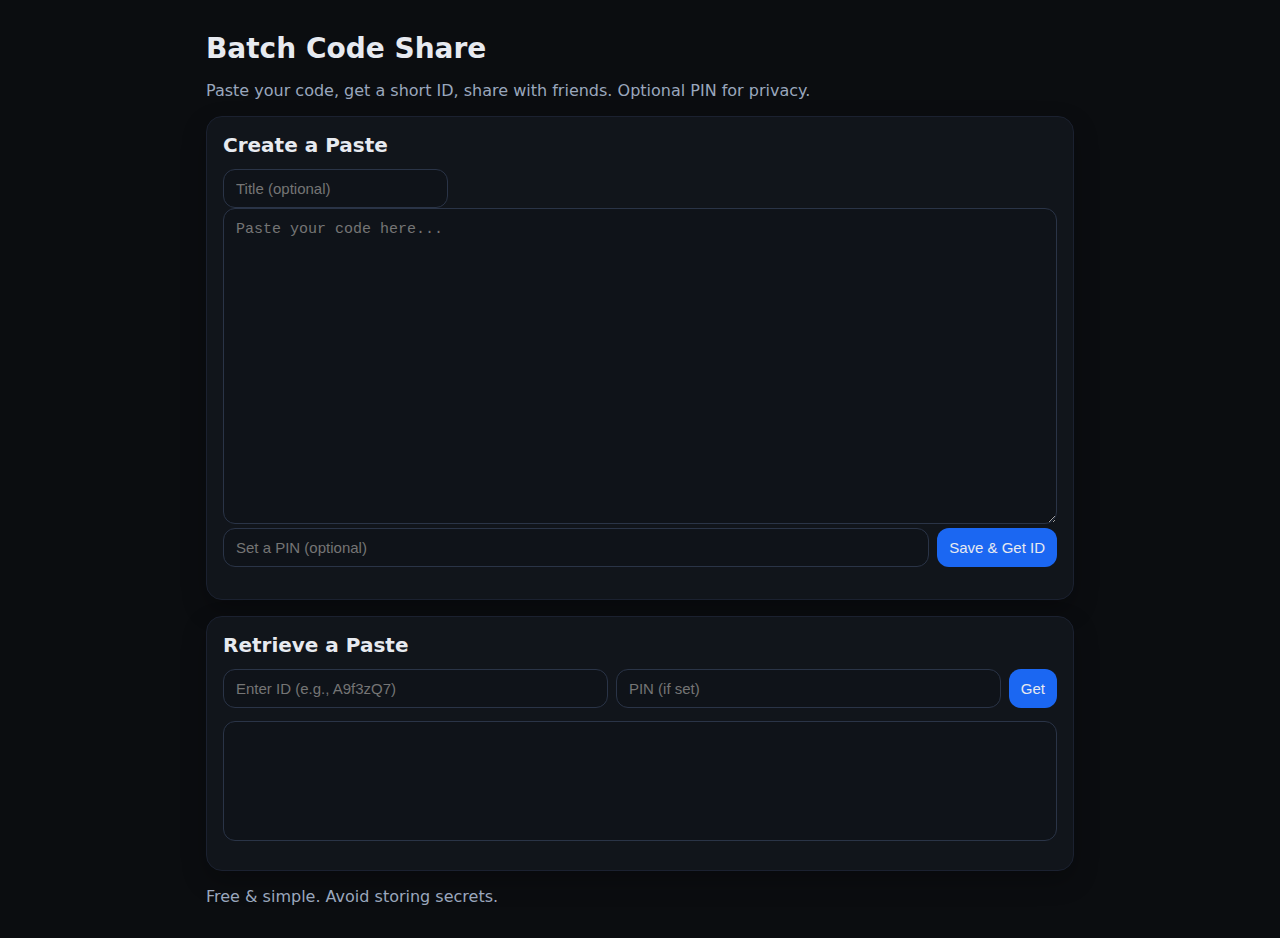
<file: templates/index.html>
<!doctype html>
<html lang="en">
<head>
  <meta charset="utf-8">
  <meta name="viewport" content="width=device-width, initial-scale=1">
  <title>Batch Code Share</title>
  <link rel="stylesheet" href="/static/style.css">
</head>
<body>
  <div class="container">
    <h1>Batch Code Share</h1>
    <p class="muted">Paste your code, get a short ID, share with friends. Optional PIN for privacy.</p>

    <section class="card">
      <h2>Create a Paste</h2>
      <input id="title" placeholder="Title (optional)" />
      <textarea id="content" placeholder="Paste your code here..." rows="14"></textarea>
      <div class="row">
        <input id="pin" placeholder="Set a PIN (optional)" />
        <button id="saveBtn">Save & Get ID</button>
      </div>
      <p id="saveResult" class="mono"></p>
    </section>

    <section class="card">
      <h2>Retrieve a Paste</h2>
      <div class="row">
        <input id="id" placeholder="Enter ID (e.g., A9f3zQ7)"/>
        <input id="pinGet" placeholder="PIN (if set)" />
        <button id="getBtn">Get</button>
      </div>
      <pre id="getResult" class="code"></pre>
    </section>

    <footer>
      <span class="muted">Free & simple. Avoid storing secrets.</span>
    </footer>
  </div>

  <script>
    const saveBtn = document.getElementById('saveBtn');
    const getBtn = document.getElementById('getBtn');

    saveBtn.addEventListener('click', async () => {
      const content = document.getElementById('content').value;
      const title = document.getElementById('title').value;
      const pin = document.getElementById('pin').value;

      const res = await fetch('/api/save', {
        method: 'POST',
        headers: {'Content-Type': 'application/json'},
        body: JSON.stringify({ content, title, pin })
      });
      const data = await res.json();
      const el = document.getElementById('saveResult');
      if (data.id) {
        el.textContent = `Saved! ID: ${data.id}  |  Link: ${data.url}`;
      } else {
        el.textContent = data.error || 'Error';
      }
    });

    getBtn.addEventListener('click', async () => {
      const id = document.getElementById('id').value;
      const pin = document.getElementById('pinGet').value;
      const res = await fetch('/api/get', {
        method: 'POST',
        headers: {'Content-Type': 'application/json'},
        body: JSON.stringify({ id, pin })
      });
      const data = await res.json();
      const el = document.getElementById('getResult');
      if (data.content) {
        el.textContent = data.content;
      } else {
        el.textContent = data.error || 'Error';
      }
    });
  </script>
</body>
</html>
</file>
<file: static/style.css>
* { box-sizing: border-box; }
body { margin: 0; font-family: ui-sans-serif, system-ui, -apple-system, Segoe UI, Roboto, Ubuntu, Cantarell, Noto Sans, Helvetica Neue, Arial, "Apple Color Emoji", "Segoe UI Emoji"; background: #0b0d10; color: #e7eaf0; }
.container { max-width: 900px; margin: 32px auto; padding: 0 16px; }
h1 { font-size: 28px; margin: 0 0 16px; }
h2 { font-size: 20px; margin: 0 0 12px; }
.card { background: #11151b; border: 1px solid #1b2130; padding: 16px; border-radius: 16px; margin: 16px 0; box-shadow: 0 10px 24px rgba(0,0,0,0.25); }
.row { display: flex; gap: 8px; flex-wrap: wrap; }
input, textarea, button { border-radius: 12px; border: 1px solid #2a3447; background: #0f1319; color: #e7eaf0; padding: 10px 12px; font-size: 15px; }
textarea { width: 100%; resize: vertical; font-family: ui-monospace, SFMono-Regular, Menlo, Monaco, Consolas, "Liberation Mono", "Courier New", monospace; line-height: 1.4; }
input { flex: 1; min-width: 180px; }
button { cursor: pointer; background: #1b67f2; border: none; transition: transform .04s ease; }
button:active { transform: translateY(1px); }
.muted { color: #9aa7bd; }
.mono { font-family: ui-monospace, SFMono-Regular, Menlo, Monaco, Consolas, "Liberation Mono", "Courier New", monospace; }
.code { white-space: pre-wrap; word-wrap: break-word; background: #0f1319; border: 1px solid #2a3447; padding: 12px; border-radius: 12px; min-height: 120px; }
.link { color: #7fb0ff; text-decoration: none; }
footer { margin-top: 16px; }
</file>
